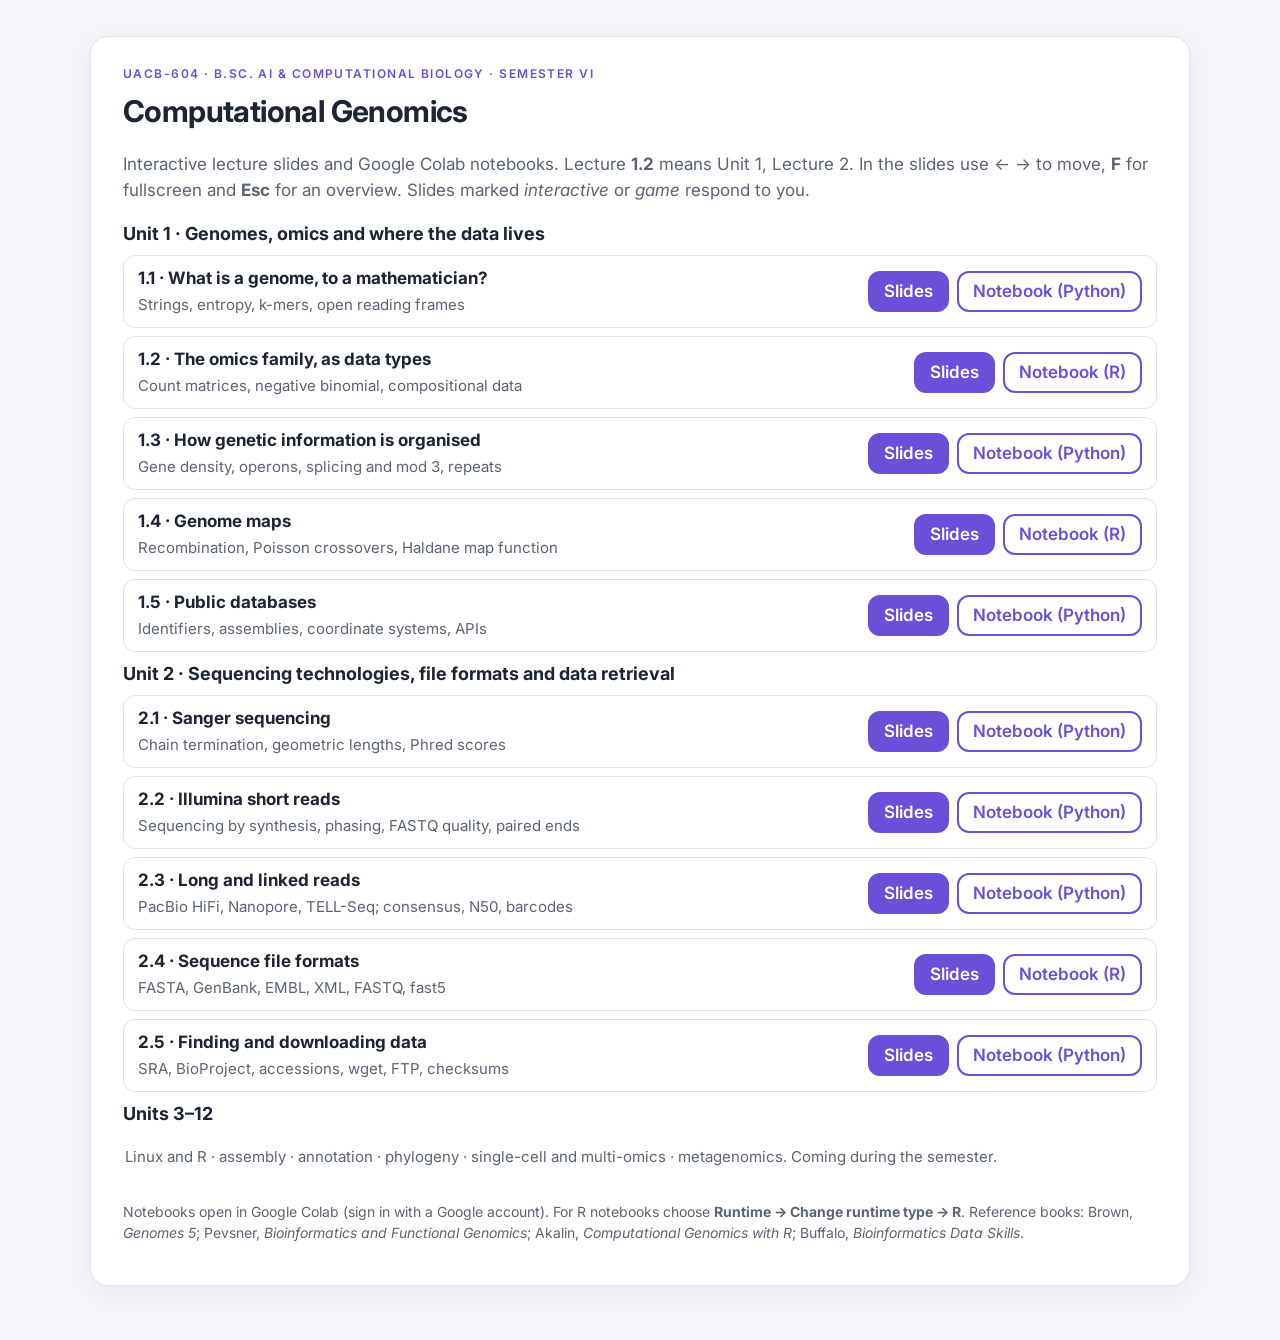
<file: index.html>
<!doctype html>
<html lang="en">
<head>
<meta charset="utf-8">
<meta name="viewport" content="width=device-width, initial-scale=1">
<title>UACB-604 Computational Genomics</title>
<link rel="stylesheet" href="classroom/classroom.css">
<style>
  body { padding-top: 4vh; }
  .unit { margin: 0 0 8px; }
  .lect { gap: 12px; flex-wrap: wrap; }
  .lect .t { flex: 1 1 260px; }
  .lect .t b { display: block; }
  .lect .t span { color: var(--muted); font-size: 15px; }
  .links { display: flex; gap: 8px; }
  .soon { color: var(--muted); font-size: 15px; padding: 4px 0 4px 2px; }
</style>
</head>
<body>
<main class="card wide">
  <div class="course">UACB-604 · B.Sc. AI &amp; Computational Biology · Semester VI</div>
  <h1>Computational Genomics</h1>
  <p class="muted">Interactive lecture slides and Google Colab notebooks. Lecture <b>1.2</b> means Unit 1, Lecture 2.
  In the slides use ← → to move, <b>F</b> for fullscreen and <b>Esc</b> for an overview. Slides marked <i>interactive</i> or <i>game</i> respond to you.</p>

  <h2 class="unit">Unit 1 · Genomes, omics and where the data lives</h2>
  <div id="u1"></div>

  <h2 class="unit">Unit 2 · Sequencing technologies, file formats and data retrieval</h2>
  <div id="u2"></div>

  <h2 class="unit">Units 3–12</h2>
  <p class="soon">Linux and R · assembly · annotation · phylogeny · single-cell and multi-omics · metagenomics. Coming during the semester.</p>

  <p class="muted small" style="margin-top:2em">Notebooks open in Google Colab (sign in with a Google account). For R notebooks choose <b>Runtime → Change runtime type → R</b>.
  Reference books: Brown, <i>Genomes 5</i>; Pevsner, <i>Bioinformatics and Functional Genomics</i>; Akalin, <i>Computational Genomics with R</i>; Buffalo, <i>Bioinformatics Data Skills</i>.</p>
</main>
<script>
var COLAB = 'https://colab.research.google.com/github/mbsai/UACB604-Computational-Genomics/blob/main/';
var U1 = [
  ['1.1', 'What is a genome, to a mathematician?', 'Strings, entropy, k-mers, open reading frames', 'unit01/1.1_genome_as_string.html', 'unit01/notebooks/1.1_genome_as_string.ipynb', 'Python'],
  ['1.2', 'The omics family, as data types', 'Count matrices, negative binomial, compositional data', 'unit01/1.2_omics_data_types.html', 'unit01/notebooks/1.2_count_matrix.ipynb', 'R'],
  ['1.3', 'How genetic information is organised', 'Gene density, operons, splicing and mod 3, repeats', 'unit01/1.3_genome_organisation.html', 'unit01/notebooks/1.3_genome_organisation.ipynb', 'Python'],
  ['1.4', 'Genome maps', 'Recombination, Poisson crossovers, Haldane map function', 'unit01/1.4_genome_maps.html', 'unit01/notebooks/1.4_genetic_maps.ipynb', 'R'],
  ['1.5', 'Public databases', 'Identifiers, assemblies, coordinate systems, APIs', 'unit01/1.5_public_databases.html', 'unit01/notebooks/1.5_database_apis.ipynb', 'Python']
];
var U2 = [
  ['2.1', 'Sanger sequencing', 'Chain termination, geometric lengths, Phred scores', 'unit02/2.1_sanger_sequencing.html', 'unit02/notebooks/2.1_sanger_simulation.ipynb', 'Python'],
  ['2.2', 'Illumina short reads', 'Sequencing by synthesis, phasing, FASTQ quality, paired ends', 'unit02/2.2_illumina_short_reads.html', 'unit02/notebooks/2.2_illumina_fastq.ipynb', 'Python'],
  ['2.3', 'Long and linked reads', 'PacBio HiFi, Nanopore, TELL-Seq; consensus, N50, barcodes', 'unit02/2.3_long_linked_reads.html', 'unit02/notebooks/2.3_long_reads.ipynb', 'Python'],
  ['2.4', 'Sequence file formats', 'FASTA, GenBank, EMBL, XML, FASTQ, fast5', 'unit02/2.4_file_formats.html', 'unit02/notebooks/2.4_file_formats.ipynb', 'R'],
  ['2.5', 'Finding and downloading data', 'SRA, BioProject, accessions, wget, FTP, checksums', 'unit02/2.5_sra_data_retrieval.html', 'unit02/notebooks/2.5_data_retrieval.ipynb', 'Python']
];
function render(list) { return list.map(function (l) {
  return '<div class="lect"><div class="t"><b>' + l[0] + ' · ' + l[1] + '</b><span>' + l[2] + '</span></div>' +
    '<div class="links"><a class="btn" href="' + l[3] + '">Slides</a><a class="btn ghost" href="' + COLAB + l[4] + '" target="_blank">Notebook (' + l[5] + ')</a></div></div>';
}).join(''); }
document.getElementById('u1').innerHTML = render(U1);
document.getElementById('u2').innerHTML = render(U2);
</script>
</body>
</html>
</file>
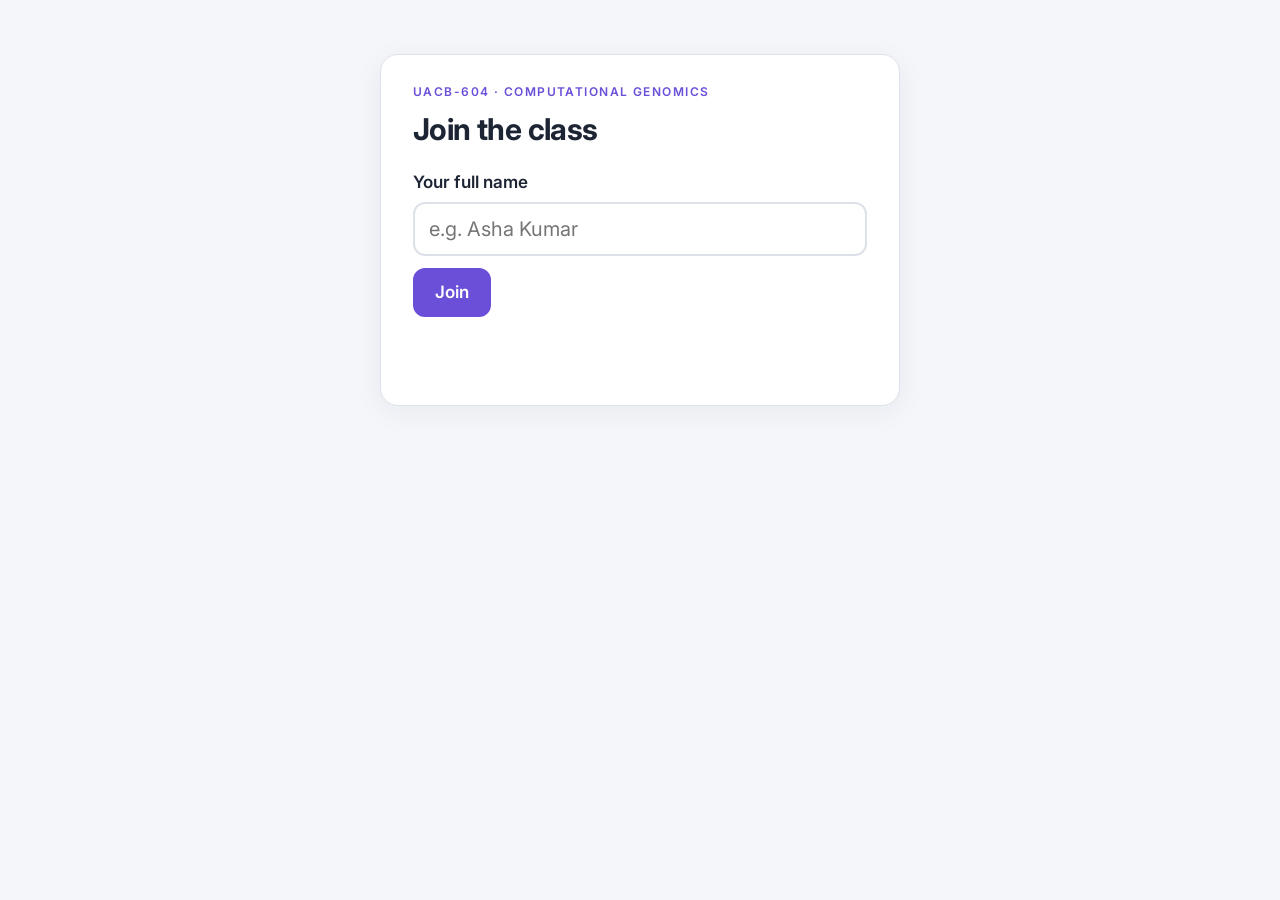
<file: classroom/join.html>
<!doctype html>
<html lang="en">
<head>
<meta charset="utf-8">
<meta name="viewport" content="width=device-width, initial-scale=1">
<title>Join Class</title>
<link rel="stylesheet" href="classroom.css">
</head>
<body>
<main class="card">
  <div class="course">UACB-604 · Computational Genomics</div>
  <h1>Join the class</h1>
  <form id="f">
    <label for="name">Your full name</label>
    <input id="name" autocomplete="name" placeholder="e.g. Asha Kumar" maxlength="40" required>
    <button type="submit">Join</button>
    <p class="err" id="err"></p>
  </form>
  <div id="wait" hidden>
    <p class="big">✓ You're in, <b id="me"></b>.</p>
    <p class="muted">Waiting for your teacher to start the lecture… Your screen will follow the slides automatically.</p>
    <p class="muted small">Not you? <a href="#" id="change">Change name</a></p>
  </div>
</main>
<script>
(function () {
  var KEY = 'uacb604-student';
  function load() { try { return JSON.parse(localStorage.getItem(KEY) || 'null'); } catch (e) { return null; } }
  function store(v) { try { localStorage.setItem(KEY, JSON.stringify(v)); } catch (e) {} }
  function forget() { try { localStorage.removeItem(KEY); } catch (e) {} }
  var params = new URLSearchParams(location.search);
  var f = document.getElementById('f'), err = document.getElementById('err');

  function goWhenReady() {
    f.hidden = true; document.getElementById('wait').hidden = false;
    document.getElementById('me').textContent = load().name;
    var es = new EventSource('/api/events');
    es.onmessage = function (ev) {
      var s = JSON.parse(ev.data);
      if (s.deck) { es.close(); location.href = '/' + s.deck + '?role=student'; }
    };
  }

  var me = load();
  if (me && me.id && !params.has('change')) {
    fetch('/api/whoami?id=' + encodeURIComponent(me.id)).then(function (r) { return r.json(); }).then(function (r) {
      if (r.ok) goWhenReady(); else { document.getElementById('name').value = me.name || ''; }
    });
  } else if (me) {
    document.getElementById('name').value = me.name || '';
  }

  f.addEventListener('submit', function (e) {
    e.preventDefault(); err.textContent = '';
    fetch('/api/join', { method: 'POST', headers: { 'Content-Type': 'application/json' },
      body: JSON.stringify({ name: document.getElementById('name').value }) })
      .then(function (r) { return r.json(); })
      .then(function (r) {
        if (r.error) { err.textContent = r.error; return; }
        store({ id: r.id, name: r.name }); goWhenReady();
      })
      .catch(function () { err.textContent = 'Cannot reach the class server. Check the address with your teacher.'; });
  });
  document.getElementById('change').addEventListener('click', function (e) {
    e.preventDefault(); forget(); location.href = location.pathname + '?change=1';
  });
})();
</script>
</body>
</html>
</file>
<file: classroom/classroom.css>
@import url('https://fonts.googleapis.com/css2?family=Inter:wght@400;600;800&display=swap');
:root { --ink: #1d2433; --muted: #5b6475; --paper: #f4f6fa; --line: #dde2ea; --accent: #6b4fd8; --good: #2e9e5b; --bad: #d64545; }
* { box-sizing: border-box; }
body { margin: 0; min-height: 100vh; background: var(--paper); color: var(--ink); font: 17px/1.5 'Inter', system-ui, sans-serif; display: flex; align-items: flex-start; justify-content: center; padding: 6vh 16px; }
.card { background: #fff; border: 1px solid var(--line); border-radius: 18px; padding: 28px 32px; width: 100%; max-width: 520px; box-shadow: 0 6px 30px rgba(29,36,51,.06); }
.card.wide { max-width: 1100px; }
.course { font-size: 12px; font-weight: 600; letter-spacing: .12em; text-transform: uppercase; color: var(--accent); }
h1 { margin: .2em 0 .6em; font-size: 30px; letter-spacing: -.02em; }
h2 { font-size: 18px; margin: 1.4em 0 .5em; }
label { display: block; font-weight: 600; margin-bottom: 6px; }
input { width: 100%; font: inherit; font-size: 20px; padding: 10px 14px; border: 2px solid var(--line); border-radius: 12px; }
input:focus { outline: none; border-color: var(--accent); }
button, .btn { font: inherit; font-weight: 600; cursor: pointer; border: 2px solid var(--accent); background: var(--accent); color: #fff; border-radius: 12px; padding: 10px 20px; margin-top: 12px; text-decoration: none; display: inline-block; }
button.ghost, .btn.ghost { background: #fff; color: var(--accent); }
.err { color: var(--bad); font-weight: 600; min-height: 1.5em; }
.muted { color: var(--muted); } .small { font-size: 14px; } .big { font-size: 22px; }
.join-url { font-size: clamp(28px, 5vw, 56px); font-weight: 800; color: var(--accent); word-break: break-all; margin: .1em 0; }
.grid { display: grid; grid-template-columns: 1.3fr 1fr; gap: 24px; }
@media (max-width: 800px) { .grid { grid-template-columns: 1fr; } }
.chips { display: flex; flex-wrap: wrap; gap: 6px; }
.chip { background: var(--paper); border: 1px solid var(--line); border-radius: 99px; padding: 3px 12px; font-size: 15px; }
.lect { display: flex; justify-content: space-between; align-items: center; border: 1px solid var(--line); border-radius: 12px; padding: 10px 14px; margin-bottom: 8px; }
.lect .btn { margin: 0; padding: 6px 14px; }
</file>
